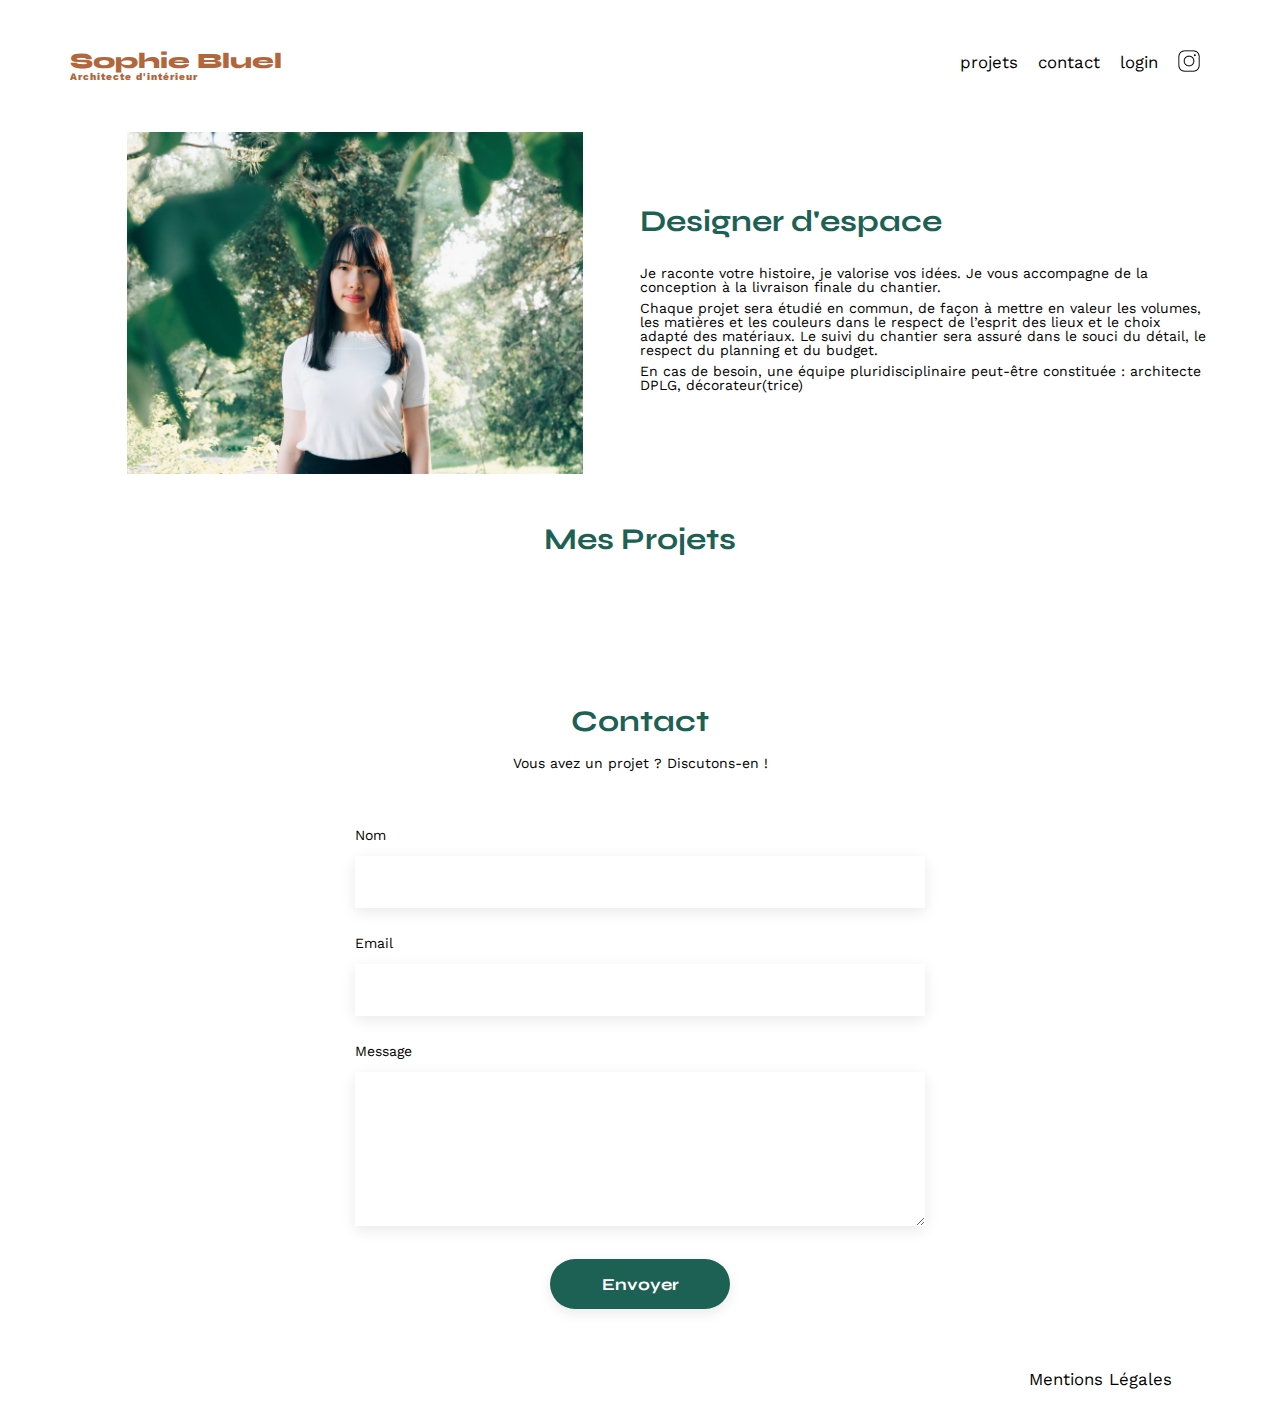
<file: FrontEnd/index.html>
<!DOCTYPE html>
<html lang="fr">
<head>
	<meta charset="UTF-8">
	<title>Sophie Bluel - Architecte d'intérieur</title>
	<meta name="viewport" content="width=device-width, initial-scale=1.0">
	<link rel="preconnect" href="https://fonts.googleapis.com">
	<link rel="preconnect" href="https://fonts.gstatic.com" crossorigin>
	<link href="https://fonts.googleapis.com/css2?family=Syne:wght@700;800&family=Work+Sans&display=swap" rel="stylesheet">
	<meta name="description" content="">
	<link rel="stylesheet" href="./assets/style.css">
	<script src="./assets/script.js"></script>
</head>
<body>
<header>
	<a href="index.html">
		<h1>Sophie Bluel <span>Architecte d'intérieur</span></h1>
	</a>
	<nav>
		<ul>
			<li>
				<a href="/">projets</a>
			</li>
			<li>
				<a href="/#contact">contact</a>
			</li>
			<li>
				<a href="login.html" id="login-page">login</a>
				<a href="#" id="logout">logout</a>
			</li>
			<li><img src="./assets/icons/instagram.png" alt="Instagram" width="22" height="22"></li>
		</ul>
	</nav>
</header>
<main>
	<section id="introduction">
		<figure>
			<img src="./assets/images/sophie-bluel.png" alt="">
		</figure>
		<article>
			<h2>Designer d'espace</h2>
			<p>Je raconte votre histoire, je valorise vos idées. Je vous accompagne de la conception à la livraison finale du chantier.</p>
			<p>Chaque projet sera étudié en commun, de façon à mettre en valeur les volumes, les matières et les couleurs dans le respect de l’esprit des lieux et le choix adapté des matériaux. Le suivi du chantier sera assuré dans le souci du détail, le respect du planning et du budget.</p>
			<p>En cas de besoin, une équipe pluridisciplinaire peut-être constituée : architecte DPLG, décorateur(trice)</p>
		</article>
	</section>
	<section id="portfolio">
		<h2>Mes Projets</h2>
		<div class="filters"></div>
		<div class="gallery"></div>
	</section>
	<section id="contact">
		<h2>Contact</h2>
		<p>Vous avez un projet ? Discutons-en !</p>
		<form action="#" method="post">
			<label for="name">Nom</label>
			<input type="text" name="name" id="name">
			<label for="email">Email</label>
			<input type="email" name="email" id="email">
			<label for="message">Message</label>
			<textarea name="message" id="message" cols="30" rows="10"></textarea>
			<input type="submit" value="Envoyer">
		</form>
	</section>
</main>

<footer>
	<nav>
		<ul>
			<li>Mentions Légales</li>
		</ul>
	</nav>
</footer>
</body>
</html>
</file>
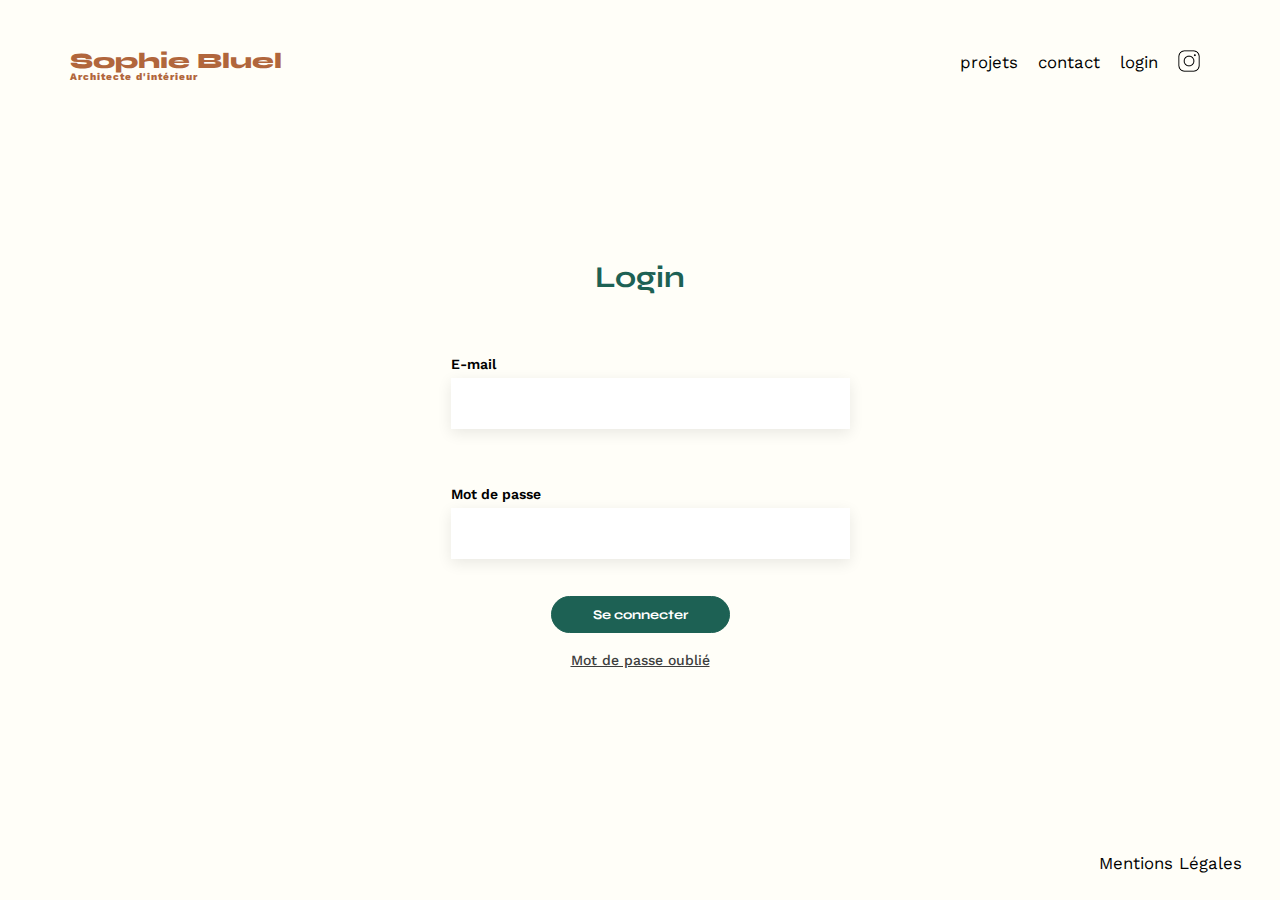
<file: FrontEnd/login.html>
<!DOCTYPE html>
<html lang="fr">
<head>
	<meta charset="UTF-8">
	<title>Sophie Bluel - Authentification</title>
	<meta name="viewport" content="width=device-width, initial-scale=1.0">
	<link rel="preconnect" href="https://fonts.googleapis.com">
	<link rel="preconnect" href="https://fonts.gstatic.com" crossorigin>
	<link href="https://fonts.googleapis.com/css2?family=Syne:wght@700;800&family=Work+Sans&display=swap" rel="stylesheet">
	<meta name="description" content="">
	<link rel="stylesheet" href="./assets/style.css">
	<script src="./assets/login.js"></script>
</head>
<body data-page="login">
<header>
	<a href="index.html">
		<h1>Sophie Bluel <span>Architecte d'intérieur</span></h1>
	</a>
	<nav>
		<ul>
			<li>
				<a href="/">projets</a>
			</li>
			<li>
				<a href="/#contact">contact</a>
			</li>
			<li>
				<a href="login.html">login</a>
			</li>
			<li><img src="./assets/icons/instagram.png" alt="Instagram" width="22" height="22"></li>
		</ul>
	</nav>
</header>
<main>
	<section id="authentification">
		<h2>Login</h2>
		<form id="login-form">
			<div class="form-group">
				<label for="email">E-mail</label>
				<input type="email" id="email" name="email">
			</div>
			<div class="form-group">
				<label for="password">Mot de passe</label>
				<input type="password" id="password" name="password">
			</div>
			<button type="submit">Se connecter</button>
			<a href="#">Mot de passe oublié</a>
		</form>
	</section>
</main>

<footer>
	<nav>
		<ul>
			<li>Mentions Légales</li>
		</ul>
	</nav>
</footer>
</body>
</html>
</file>
<file: FrontEnd/assets/style.css>
/* http://meyerweb.com/eric/tools/css/reset/
   v2.0 | 20110126
   License: none (public domain)
*/

html, body, div, span, applet, object, iframe,
h1, h2, h3, h4, h5, h6, p, blockquote, pre,
a, abbr, acronym, address, big, cite, code,
del, dfn, em, img, ins, kbd, q, s, samp,
small, strike, strong, sub, sup, tt, var,
b, u, i, center,
dl, dt, dd, ol, ul, li,
fieldset, form, label, legend,
table, caption, tbody, tfoot, thead, tr, th, td,
article, aside, canvas, details, embed,
figure, figcaption, footer, header, hgroup,
menu, nav, output, ruby, section, summary,
time, mark, audio, video {
	margin: 0;
	padding: 0;
	border: 0;
	font-size: 100%;
	font: inherit;
	vertical-align: baseline;
}
/* HTML5 display-role reset for older browsers */
article, aside, details, figcaption, figure,
footer, header, hgroup, menu, nav, section {
	display: block;
}
body {
	line-height: 1;
}
ol, ul {
	list-style: none;
}
blockquote, q {
	quotes: none;
}
blockquote:before, blockquote:after,
q:before, q:after {
	content: '';
	content: none;
}
table {
	border-collapse: collapse;
	border-spacing: 0;
}
/** end reset css**/
body {
	max-width: 1140px;
	margin:auto;
	font-family: 'Work Sans' ;
	font-size: 14px;
}
header {
	display: flex;
	justify-content: space-between;
	margin: 50px 0
}
section {
	margin: 50px 0
}

a {
	text-decoration: none;
}

h1{
	display: flex;
	flex-direction: column;
	font-family: 'Syne';
	font-size: 22px;
	font-weight: 800;
	color: #B1663C;
	text-decoration: none;
	
}

h1 > span {
	font-family: 'Work Sans';
	font-size:10px;
	letter-spacing: 0.1em;
	text-decoration: none;
;
}

h2{
	font-family: 'Syne';
	font-weight: 700;
	font-size: 30px;
	color: #1D6154
}
nav ul {
	display: flex;
	align-items: center;
	list-style-type: none;

}
nav li {
	padding: 0 10px;
	font-size: 1.2em;
}

li:hover {
	color: #B1663C;
}
#introduction {
	display: flex;
	align-items: center;
}
#introduction figure {
	flex: 1
}
#introduction img {
	display: block;
	margin: auto;
	width: 80%;
}

#introduction article {
	flex: 1
}
#introduction h2 {
	margin-bottom: 1em;
}

#introduction p {
	margin-bottom: 0.5em;
}
#portfolio h2 {
	text-align: center;
	margin-bottom: 1em;
}
.gallery {
	width: 100%;
	display: grid;
	grid-template-columns: 1fr 1fr 1fr;
	grid-column-gap: 20px;
	grid-row-gap: 20px;
}

.gallery img {
	width: 100%;
}

#contact {
	width: 50%;
margin: auto;
}
#contact > * {
	text-align: center;

}
#contact h2{
	margin-bottom: 20px;
}
#contact form {
	text-align: left;
	margin-top:30px;
	display: flex;
	flex-direction: column;
}

#contact input {
	height: 50px;
	font-size: 1.2em;
	border: none;
	box-shadow: 0px 4px 14px rgba(0, 0, 0, 0.09);
}
#contact label {
	margin: 2em 0 1em 0;
}
#contact textarea {
	border: none;
	box-shadow: 0px 4px 14px rgba(0, 0, 0, 0.09);
}

input[type="submit"]{
	font-family: 'Syne';
	font-weight: 700;
	color: white;
	background-color: #1D6154;
	margin : 2em auto ;
	width: 180px;
	text-align: center;
	border-radius: 60px ;
}

footer nav ul {
	display: flex;
	justify-content: flex-end;
	margin: 2em
}

.filters {
	display: flex;
	justify-content: center;
	gap: 10px;
	margin: 51px 0;
}

.filters button, 
#authentification form button {
	height: 37px;
	font-family: 'Syne';
	font-weight: 700;
	color: #1D6154;
	background-color: white;
	border: none;
	padding: 0 15px;
	border-radius: 60px;
	border: 1px solid #1D6154;
	cursor: pointer;
	min-width: 100px;
}

.filters button.active, 
#authentification form button {
	background-color: #1D6154;
	color: white;
}

nav a {
	text-decoration: none;
	outline: none;
	color: black;
}

#authentification {
	display: flex;
	flex-direction: column;
	justify-content: center;
	align-items: center;
	width: 379px;
	margin: 0 auto;
}

#authentification h2 {
	margin-top: 130px;
}

#authentification form {
	margin-top: 37px;
	display: flex;
	flex-direction: column;
	width: 100%;
}

#authentification form .form-group {
	display: flex;
	flex-direction: column;
	gap: 7px;
}

#authentification form .form-group:not(:first-child) {
	margin-top: 30px;
}

#authentification form label { 
	display: flex;
	flex-direction: column;
	margin-top: 28px;
	font-weight: 600;
	font-size: 14px;
}

#authentification form input {
	width: 100%; 
	height: 51px;
	box-shadow: 0px 4px 14px 0px #00000017;
	border: none;
	font-size: 17px;
	padding: 0 10px;
}

#authentification form button {
	width: 179px;
	margin: 0 auto;
	margin-top: 37px;
}

#authentification form a {
	margin-top: 20px;
	color: #3D3D3D;
	display: flex;
	justify-content: center;
	text-decoration: underline;
	font-weight: 500;
}

body[data-page="login"] {
	background-color: #FFFEF8;
}

body[data-page="login"] footer {
	position: absolute;
	bottom: 0;
	left: 0;
	width: 100%;
}
</file>
